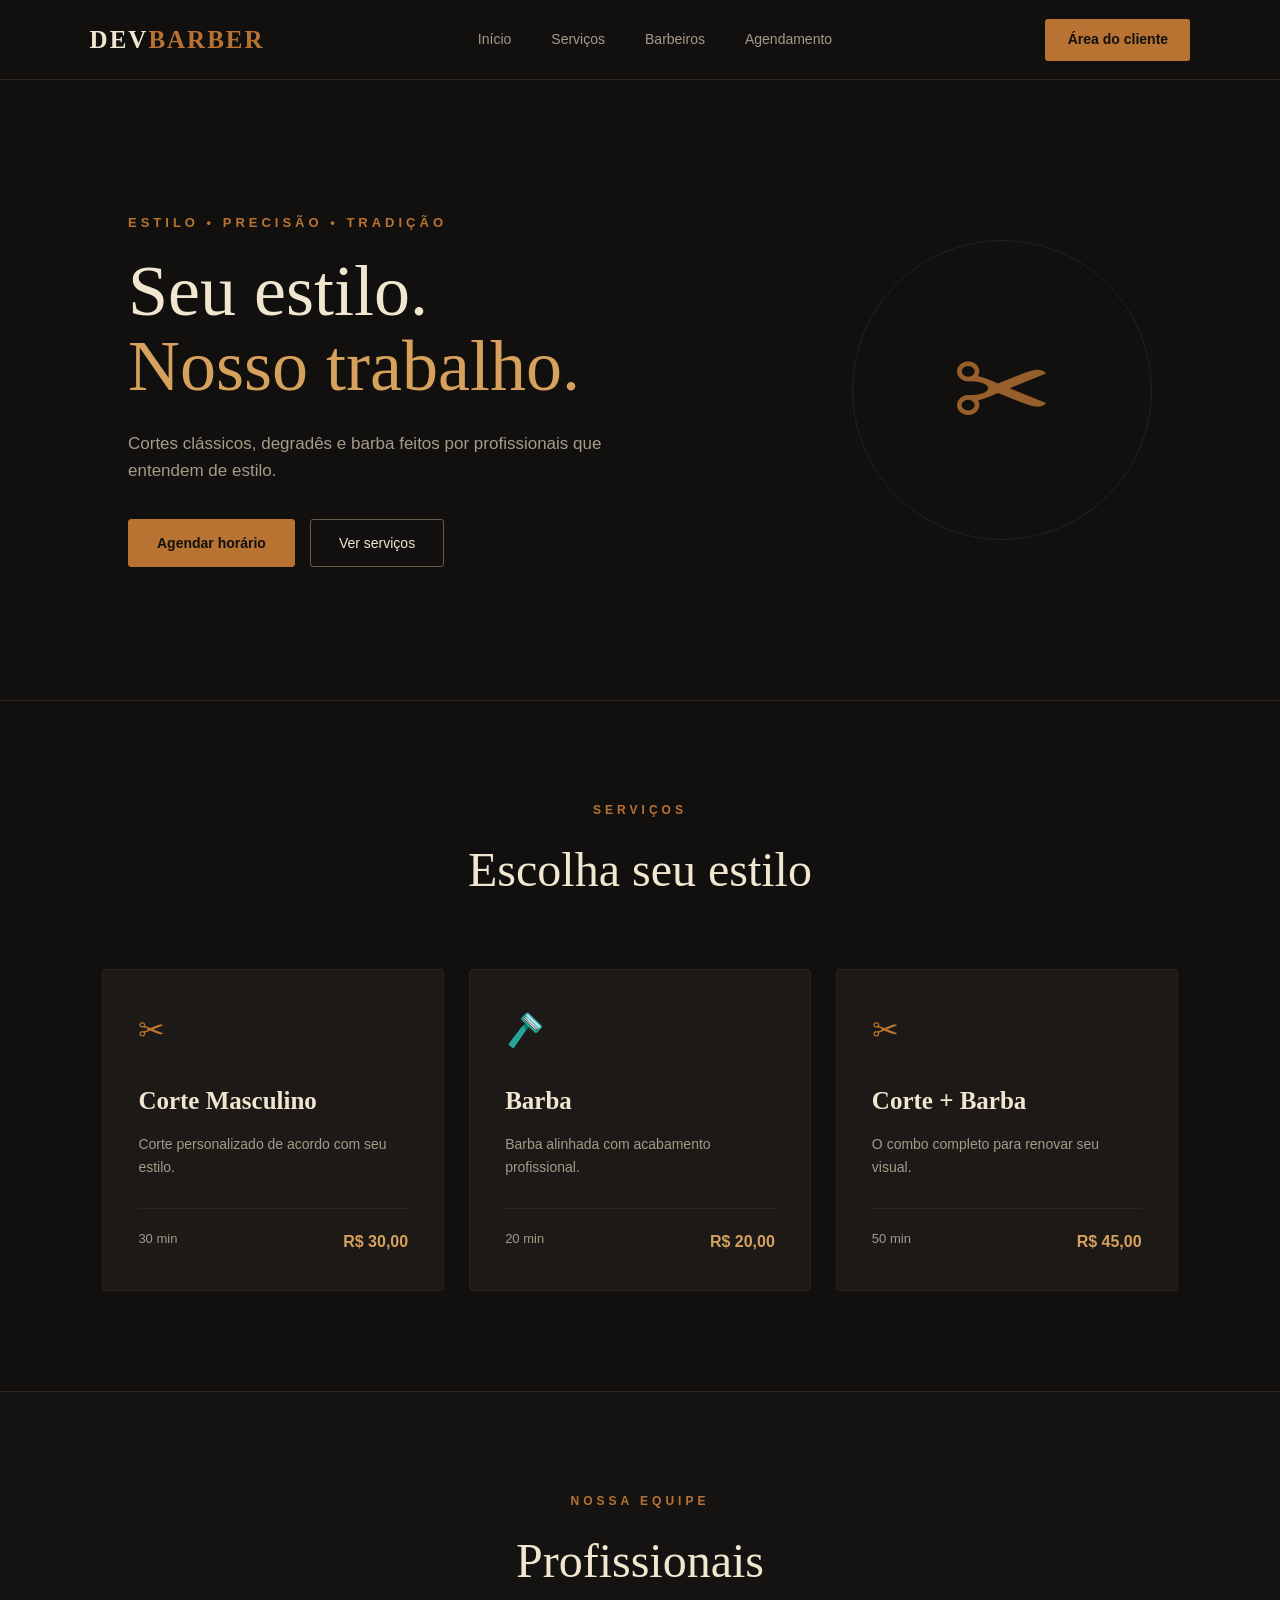
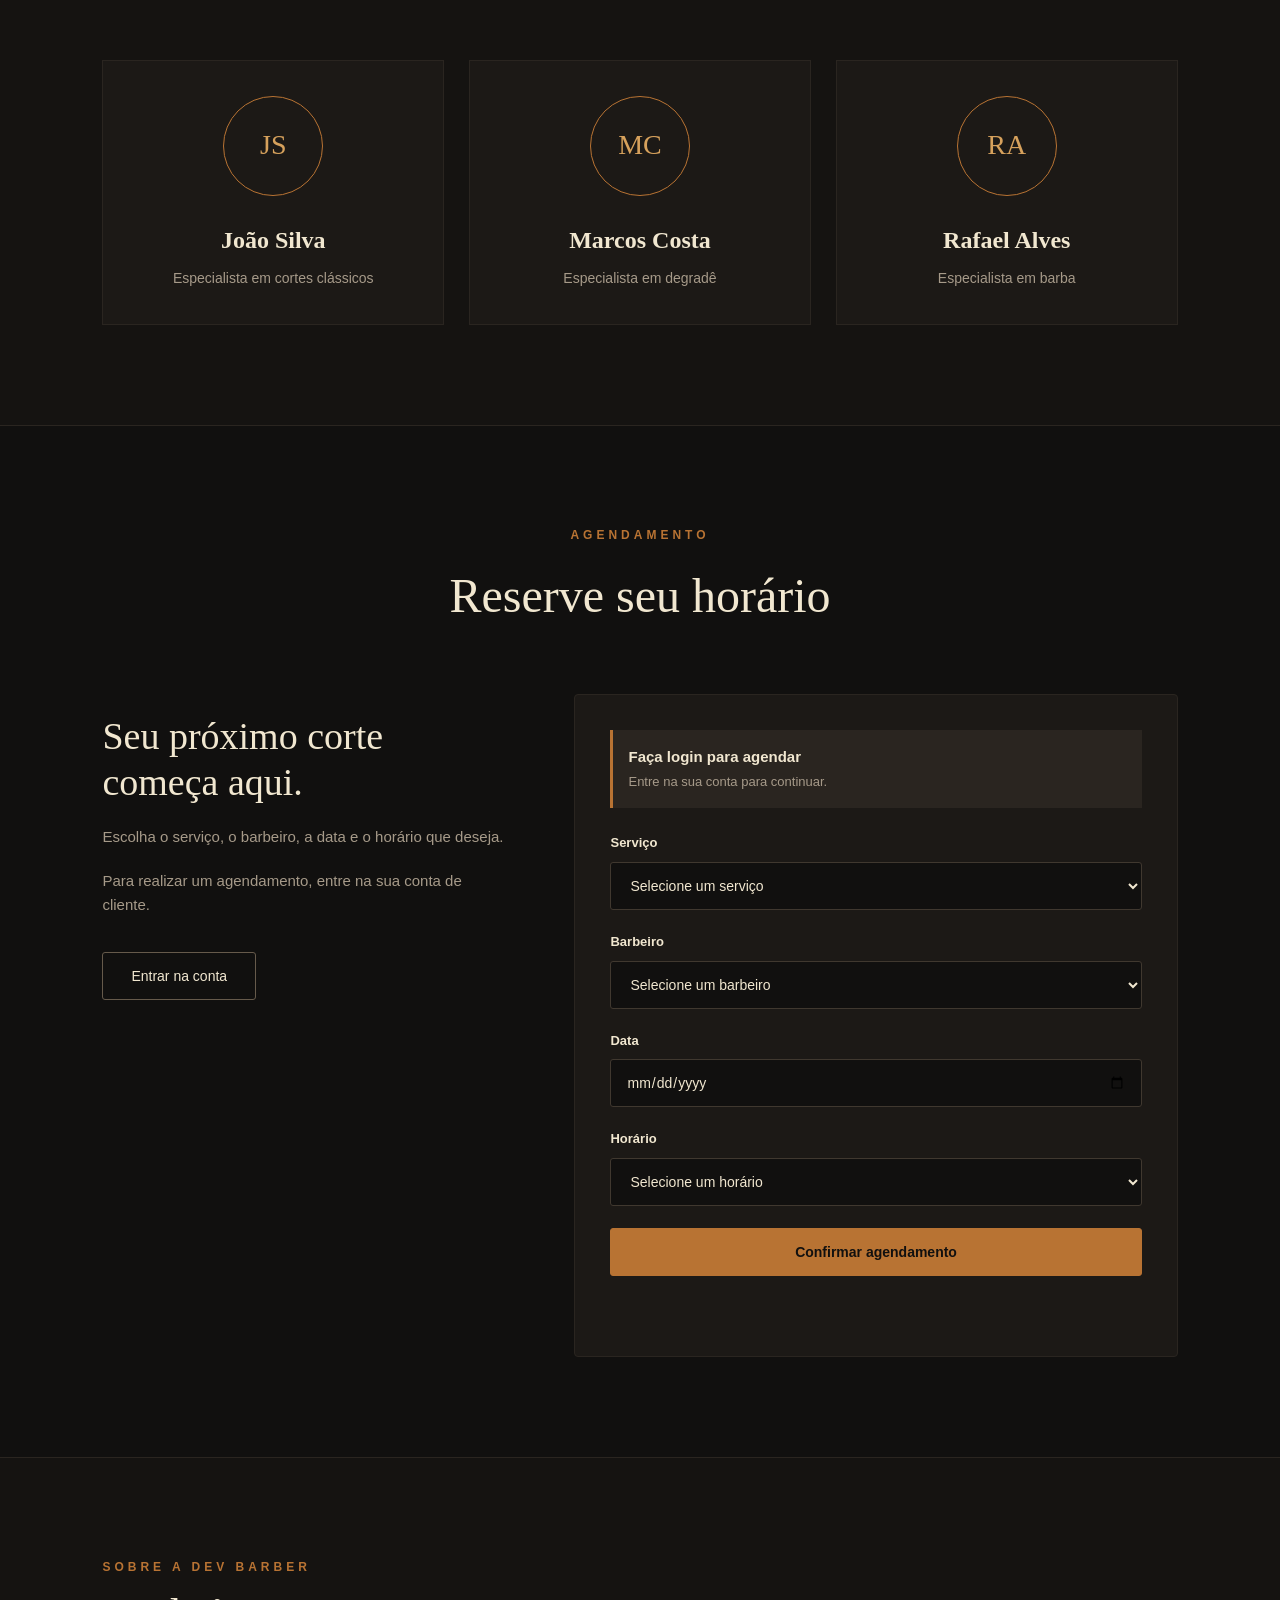
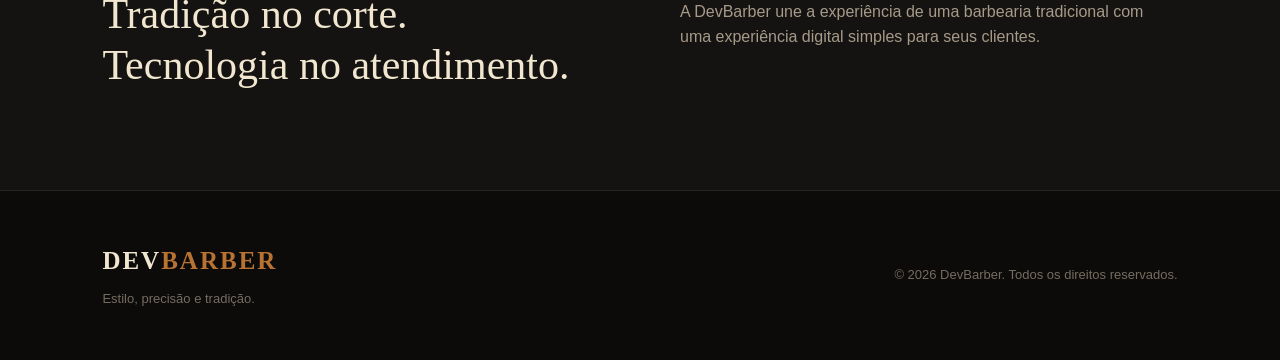
<file: DevBarber/index.html>
<!DOCTYPE html>
<html lang="pt-BR">

<head>
    <meta charset="UTF-8">
    <meta name="viewport" content="width=device-width, initial-scale=1.0">

    <title>DevBarber | Barbearia</title>

    <link rel="stylesheet" href="style.css">
</head>

<body>

    <!-- CABEÇALHO -->
    <header class="cabecalho">

        <a href="index.html" class="logo">
            DEV<span>BARBER</span>
        </a>

        <nav class="menu">

            <a href="#inicio">Início</a>
            <a href="#servicos">Serviços</a>
            <a href="#barbeiros">Barbeiros</a>
            <a href="#agendamento">Agendamento</a>

        </nav>

        <a href="login.html" class="botao-header">
            Área do cliente
        </a>

    </header>


    <!-- INÍCIO -->
    <section id="inicio" class="hero">

        <div class="hero-conteudo">

            <p class="hero-subtitulo">
                ESTILO • PRECISÃO • TRADIÇÃO
            </p>

            <h1>
                Seu estilo.<br>
                <span>Nosso trabalho.</span>
            </h1>

            <p class="hero-texto">
                Cortes clássicos, degradês e barba feitos
                por profissionais que entendem de estilo.
            </p>

            <div class="hero-botoes">

                <a href="#agendamento" class="botao-principal">
                    Agendar horário
                </a>

                <a href="#servicos" class="botao-secundario">
                    Ver serviços
                </a>

            </div>

        </div>

        <div class="hero-simbolo">
            ✂
        </div>

    </section>


    <!-- SERVIÇOS -->
    <section id="servicos" class="secao">

        <div class="titulo-secao">

            <p>SERVIÇOS</p>

            <h2>
                Escolha seu estilo
            </h2>

        </div>


        <div class="cards-servicos">

            <div class="card-servico">

                <div class="icone-servico">
                    ✂
                </div>

                <h3>
                    Corte Masculino
                </h3>

                <p>
                    Corte personalizado de acordo
                    com seu estilo.
                </p>

                <div class="servico-info">
                    <span>30 min</span>
                    <strong>R$ 30,00</strong>
                </div>

            </div>


            <div class="card-servico">

                <div class="icone-servico">
                    🪒
                </div>

                <h3>
                    Barba
                </h3>

                <p>
                    Barba alinhada com acabamento
                    profissional.
                </p>

                <div class="servico-info">
                    <span>20 min</span>
                    <strong>R$ 20,00</strong>
                </div>

            </div>


            <div class="card-servico">

                <div class="icone-servico">
                    ✂
                </div>

                <h3>
                    Corte + Barba
                </h3>

                <p>
                    O combo completo para renovar
                    seu visual.
                </p>

                <div class="servico-info">
                    <span>50 min</span>
                    <strong>R$ 45,00</strong>
                </div>

            </div>

        </div>

    </section>


    <!-- BARBEIROS -->
    <section id="barbeiros" class="secao secao-barbeiros">

        <div class="titulo-secao">

            <p>NOSSA EQUIPE</p>

            <h2>
                Profissionais
            </h2>

        </div>


        <div class="cards-barbeiros">

            <div class="card-barbeiro">

                <div class="foto-barbeiro">
                    JS
                </div>

                <h3>
                    João Silva
                </h3>

                <p>
                    Especialista em cortes clássicos
                </p>

            </div>


            <div class="card-barbeiro">

                <div class="foto-barbeiro">
                    MC
                </div>

                <h3>
                    Marcos Costa
                </h3>

                <p>
                    Especialista em degradê
                </p>

            </div>


            <div class="card-barbeiro">

                <div class="foto-barbeiro">
                    RA
                </div>

                <h3>
                    Rafael Alves
                </h3>

                <p>
                    Especialista em barba
                </p>

            </div>

        </div>

    </section>


    <!-- AGENDAMENTO -->
    <section id="agendamento" class="secao agendamento">

        <div class="titulo-secao">

            <p>AGENDAMENTO</p>

            <h2>
                Reserve seu horário
            </h2>

        </div>


        <div class="agendamento-container">

            <div class="agendamento-info">

                <h3>
                    Seu próximo corte começa aqui.
                </h3>

                <p>
                    Escolha o serviço, o barbeiro,
                    a data e o horário que deseja.
                </p>

                <p>
                    Para realizar um agendamento,
                    entre na sua conta de cliente.
                </p>

                <a href="login.html" class="botao-secundario">
                    Entrar na conta
                </a>

            </div>


            <form id="formAgendamento">

                <!-- CLIENTE LOGADO -->
                <div
                    id="clienteAgendamento"
                    class="cliente-agendamento">
                </div>


                <!-- SERVIÇO -->
                <div class="campo">

                    <label for="servico">
                        Serviço
                    </label>

                    <select id="servico" required>

                        <option value="">
                            Selecione um serviço
                        </option>

                        <option value="Corte Masculino">
                            Corte Masculino - R$ 30,00
                        </option>

                        <option value="Barba">
                            Barba - R$ 20,00
                        </option>

                        <option value="Corte + Barba">
                            Corte + Barba - R$ 45,00
                        </option>

                    </select>

                </div>


                <!-- BARBEIRO -->
                <div class="campo">

                    <label for="barbeiro">
                        Barbeiro
                    </label>

                    <select id="barbeiro" required>

                        <option value="">
                            Selecione um barbeiro
                        </option>

                        <option value="João Silva">
                            João Silva
                        </option>

                        <option value="Marcos Costa">
                            Marcos Costa
                        </option>

                        <option value="Rafael Alves">
                            Rafael Alves
                        </option>

                    </select>

                </div>


                <!-- DATA -->
                <div class="campo">

                    <label for="data">
                        Data
                    </label>

                    <input
                        type="date"
                        id="data"
                        required
                    >

                </div>


                <!-- HORÁRIO -->
                <div class="campo">

                    <label for="horario">
                        Horário
                    </label>

                    <select id="horario" required>

                        <option value="">
                            Selecione um horário
                        </option>

                        <option value="08:00">
                            08:00
                        </option>

                        <option value="09:00">
                            09:00
                        </option>

                        <option value="10:00">
                            10:00
                        </option>

                        <option value="11:00">
                            11:00
                        </option>

                        <option value="13:00">
                            13:00
                        </option>

                        <option value="14:00">
                            14:00
                        </option>

                        <option value="15:00">
                            15:00
                        </option>

                        <option value="16:00">
                            16:00
                        </option>

                        <option value="17:00">
                            17:00
                        </option>

                        <option value="18:00">
                            18:00
                        </option>

                    </select>

                </div>


                <button
                    type="submit"
                    class="botao-principal">
                    Confirmar agendamento
                </button>


                <div id="mensagemAgendamento"></div>

            </form>

        </div>

    </section>


    <!-- SOBRE -->
    <section class="secao sobre">

        <div class="sobre-conteudo">

            <div>

                <p class="titulo-pequeno">
                    SOBRE A DEV BARBER
                </p>

                <h2>
                    Tradição no corte.<br>
                    Tecnologia no atendimento.
                </h2>

            </div>

            <p>
                A DevBarber une a experiência de uma
                barbearia tradicional com uma experiência
                digital simples para seus clientes.
            </p>

        </div>

    </section>


    <!-- RODAPÉ -->
    <footer class="rodape">

        <div>

            <a href="index.html" class="logo">
                DEV<span>BARBER</span>
            </a>

            <p>
                Estilo, precisão e tradição.
            </p>

        </div>

        <p>
            © 2026 DevBarber. Todos os direitos reservados.
        </p>

    </footer>


    <script src="script.js"></script>

</body>

</html>
</file>
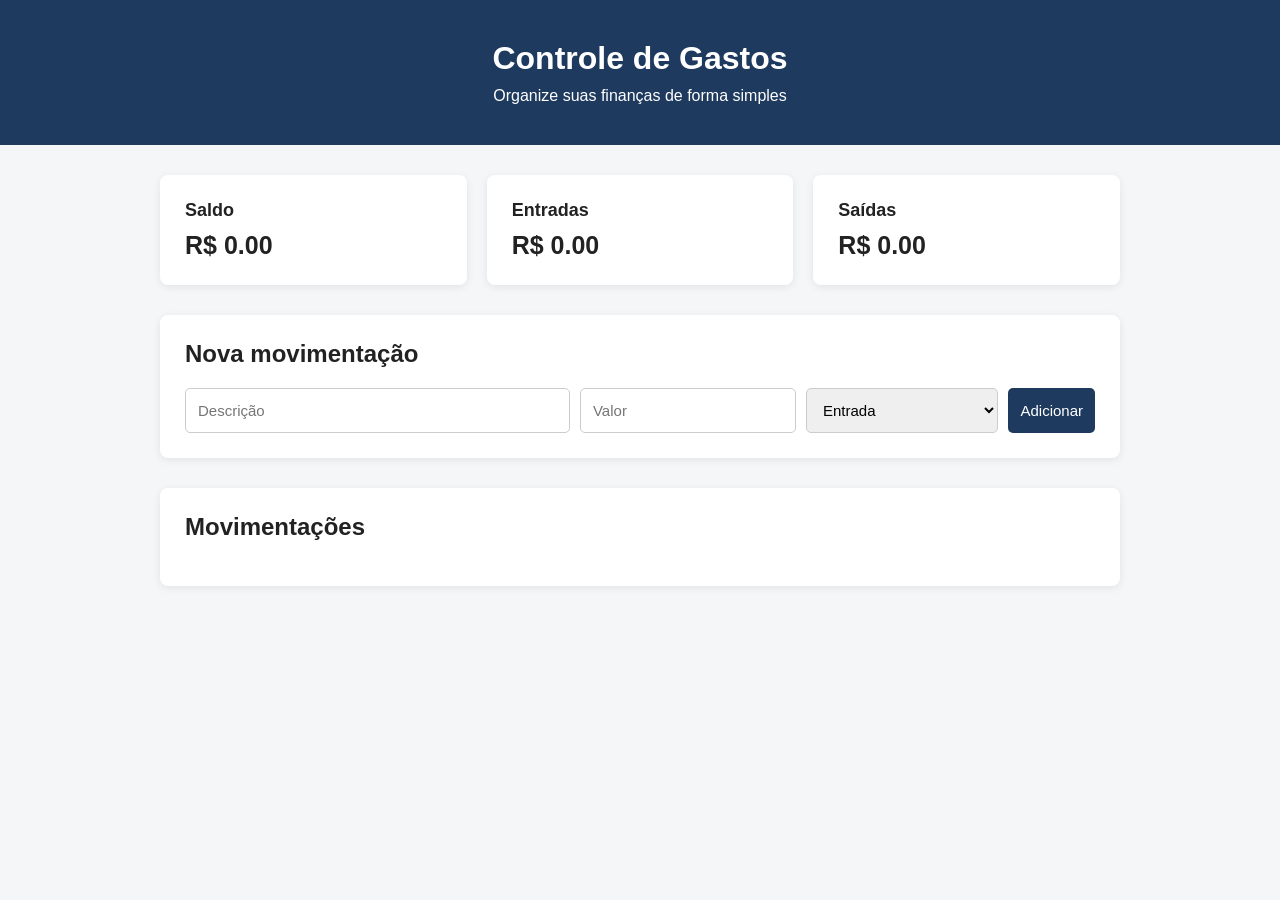
<file: DevGastos/index.html>
<!DOCTYPE html>
<html lang="pt-br">

<head>
    <meta charset="UTF-8">
    <meta name="viewport" content="width=device-width, initial-scale=1.0">
    <link rel="stylesheet" href="style.css">
    <title>DevGastos</title>
</head>

<body>
    <header>
        <h1>Controle de Gastos</h1>
        <p>Organize suas finanças de forma simples</p>
    </header>
    <main>
        <section class="resumo">
            <div class="card">
                <h2>Saldo</h2>
                <p id="saldo">R$ 0,00</p>
            </div>
            <div class="card">
                <h2>Entradas</h2>
                <p id="entradas">R$ 0,00</p>
            </div>

            <div class="card">
                <h2>Saídas</h2>
                <p id="saidas">R$ 0,00</p>
            </div>
        </section>

        <section class="cadastro">
            <h2>Nova movimentação</h2>
            <form id="formulario">
                <input type="text" id="descricao" placeholder="Descrição" required>
                <input type="number" id="valor" placeholder="Valor" step="0.01" required>
                <select id="tipo">
                    <option value="entrada">Entrada</option>
                    <option value="saida">Saída</option>
                </select>

                <button type="submit">
                    Adicionar
                </button>
            </form>
        </section>
        <section class="movimentacoes">
            <h2>Movimentações</h2>
            <div id="lista">
            </div>
        </section>
    </main>
    <script src="script.js"></script>
</body>
</html>
</file>
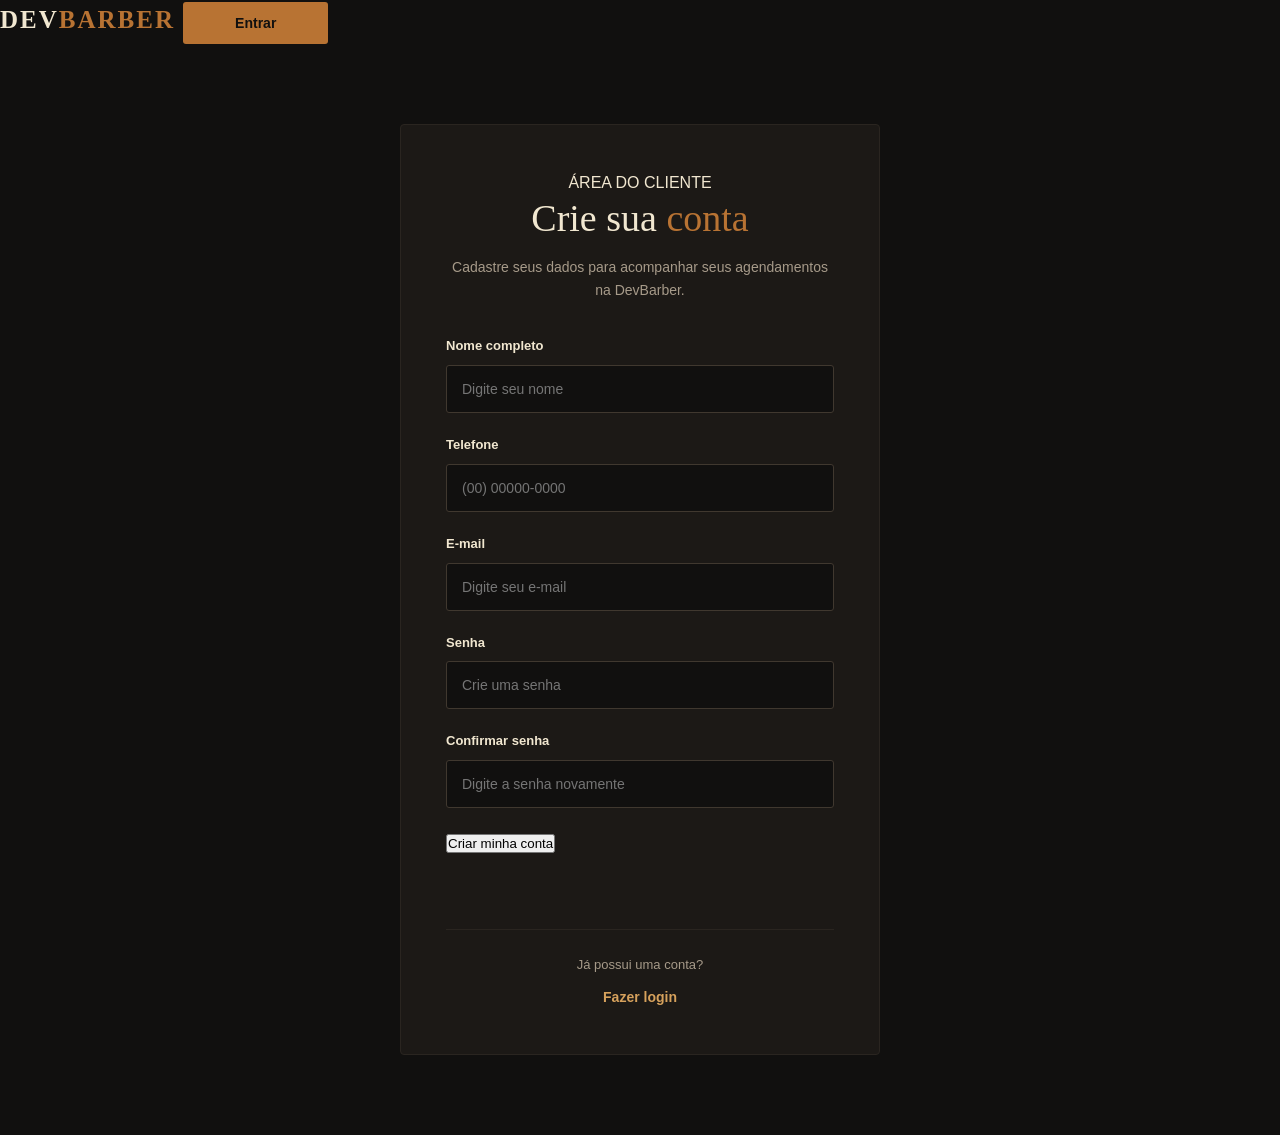
<file: DevBarber/cadastro.html>
<!DOCTYPE html>
<html lang="pt-br">
<head>
    <meta charset="UTF-8">
    <meta name="viewport" content="width=device-width, initial-scale=1.0">
    <title>DevBarber | Criar conta</title>
    <link rel="stylesheet" href="style.css">
</head>
<body>

    <header>
        <nav>
            <a href="index.html" class="logo">
                DEV<span>BARBER</span>
            </a>

            <a href="login.html" class="botao-header">
                Entrar
            </a>
        </nav>
    </header>

    <main class="login">

        <div class="login-container">

            <div class="login-titulo">

                <p class="subtitulo">
                    ÁREA DO CLIENTE
                </p>

                <h1>
                    Crie sua
                    <span>conta</span>
                </h1>

                <p>
                    Cadastre seus dados para acompanhar seus
                    agendamentos na DevBarber.
                </p>

            </div>

            <form id="formCadastro">

                <div class="campo">

                    <label for="nome">
                        Nome completo
                    </label>

                    <input
                        type="text"
                        id="nome"
                        placeholder="Digite seu nome"
                        required
                    >

                </div>

                <div class="campo">

                    <label for="telefone">
                        Telefone
                    </label>

                    <input
                        type="tel"
                        id="telefone"
                        placeholder="(00) 00000-0000"
                        required
                    >

                </div>

                <div class="campo">

                    <label for="email">
                        E-mail
                    </label>

                    <input
                        type="email"
                        id="email"
                        placeholder="Digite seu e-mail"
                        required
                    >

                </div>

                <div class="campo">

                    <label for="senha">
                        Senha
                    </label>

                    <input
                        type="password"
                        id="senha"
                        placeholder="Crie uma senha"
                        required
                    >

                </div>

                <div class="campo">

                    <label for="confirmarSenha">
                        Confirmar senha
                    </label>

                    <input
                        type="password"
                        id="confirmarSenha"
                        placeholder="Digite a senha novamente"
                        required
                    >

                </div>

                <button
                    type="submit"
                    class="botao-agendar"
                >
                    Criar minha conta
                </button>

                <div id="mensagemCadastro"></div>

            </form>

            <div class="login-cadastro">

                <p>
                    Já possui uma conta?
                </p>

                <a href="login.html">
                    Fazer login
                </a>

            </div>

        </div>

    </main>

    <script src="cadastro.js"></script>

</body>
</html>
</file>
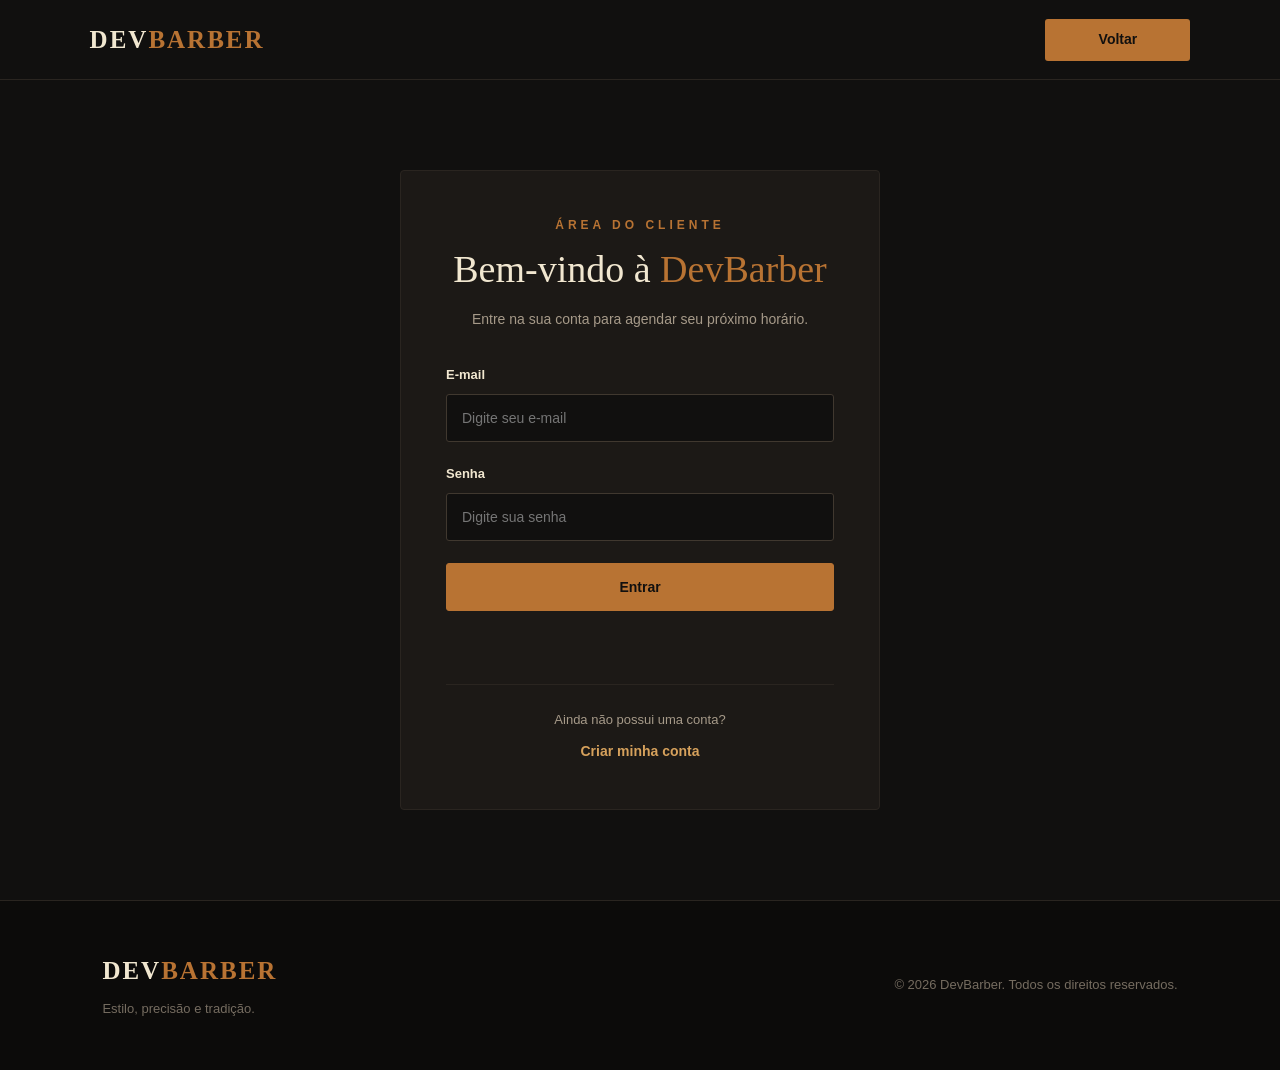
<file: DevBarber/cliente.html>
<!DOCTYPE html>
<html lang="pt-BR">

<head>
    <meta charset="UTF-8">
    <meta name="viewport" content="width=device-width, initial-scale=1.0">

    <title>DevBarber | Área do Cliente</title>

    <link rel="stylesheet" href="style.css">
</head>

<body>

    <!-- CABEÇALHO -->
    <header class="cabecalho">

        <a href="index.html" class="logo">
            DEV<span>BARBER</span>
        </a>

        <nav class="menu">

            <a href="index.html#inicio">
                Início
            </a>

            <a href="index.html#servicos">
                Serviços
            </a>

            <a href="index.html#barbeiros">
                Barbeiros
            </a>

            <a href="index.html#agendamento">
                Agendar
            </a>

        </nav>

        <button
            id="btnSair"
            class="botao-header">
            Sair
        </button>

    </header>


    <!-- ÁREA DO CLIENTE -->
    <main class="area-cliente">

        <div class="cliente-topo">

            <div>

                <p class="titulo-pequeno">
                    ÁREA DO CLIENTE
                </p>

                <h1>
                    Olá,
                    <span id="nomeCliente"></span>
                </h1>

                <p>
                    Confira seus horários agendados.
                </p>

            </div>


            <a
                href="index.html#agendamento"
                class="botao-principal">
                Novo agendamento
            </a>

        </div>


        <!-- MEUS AGENDAMENTOS -->
        <section class="meus-agendamentos">

            <div class="titulo-secao">

                <p>
                    MINHA AGENDA
                </p>

                <h2>
                    Meus agendamentos
                </h2>

            </div>


            <div id="listaAgendamentos">

                <!--
                    Os agendamentos serão
                    inseridos pelo JavaScript.
                -->

            </div>

        </section>

    </main>


    <!-- RODAPÉ -->
    <footer class="rodape">

        <div>

            <a href="index.html" class="logo">
                DEV<span>BARBER</span>
            </a>

            <p>
                Estilo, precisão e tradição.
            </p>

        </div>

        <p>
            © 2026 DevBarber. Todos os direitos reservados.
        </p>

    </footer>


    <script src="cliente.js"></script>

</body>

</html>
</file>
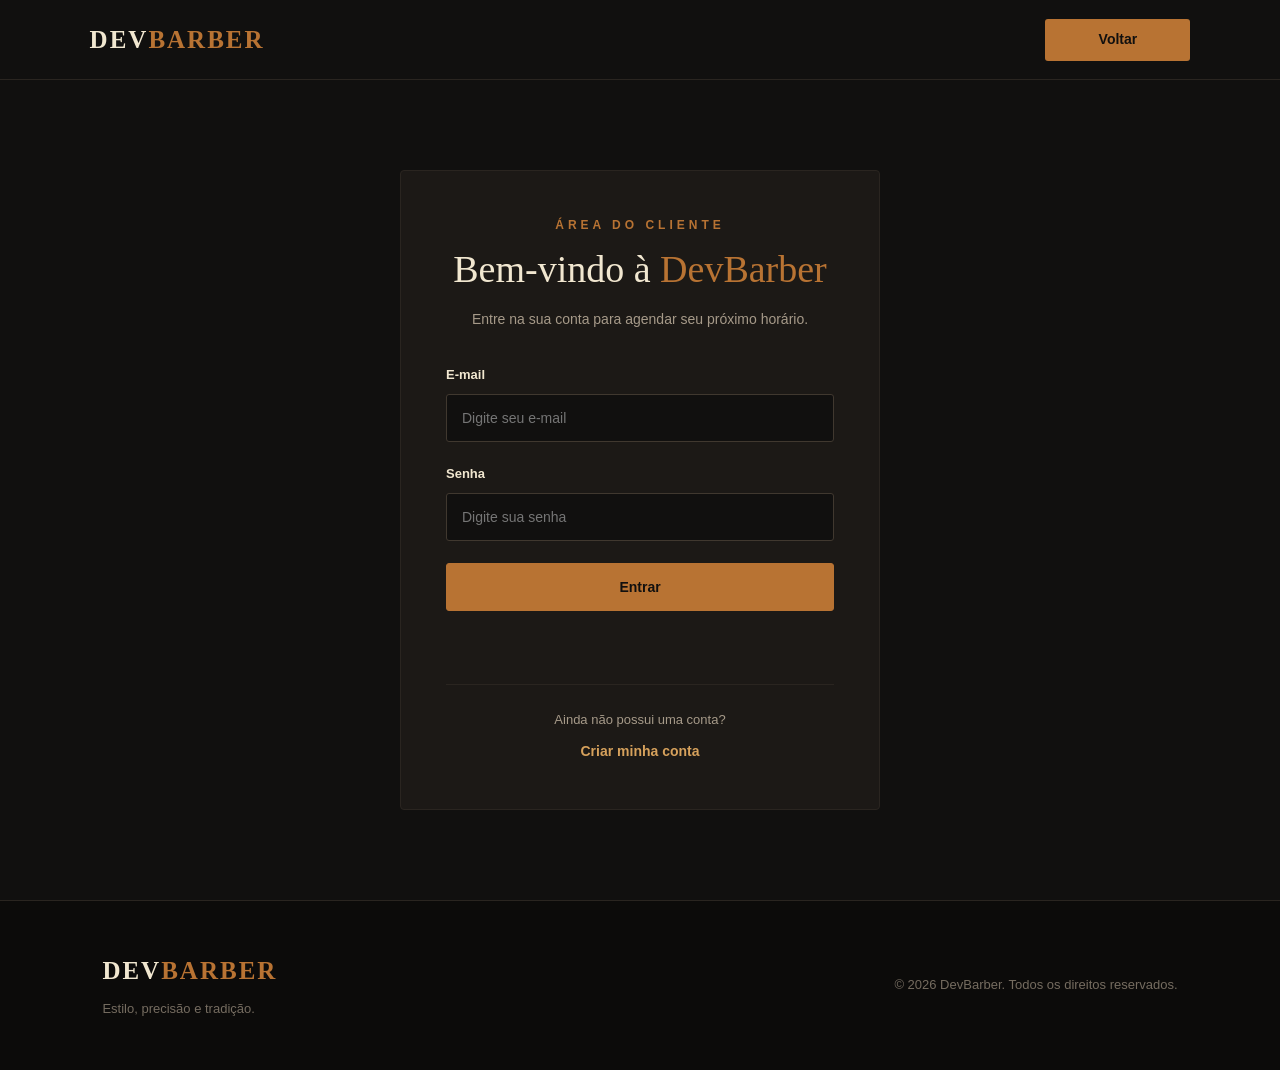
<file: DevBarber/login.html>
<!DOCTYPE html>
<html lang="pt-BR">

<head>
    <meta charset="UTF-8">
    <meta name="viewport" content="width=device-width, initial-scale=1.0">

    <title>DevBarber | Login</title>

    <link rel="stylesheet" href="style.css">
</head>

<body>

    <!-- CABEÇALHO -->
    <header class="cabecalho">

        <a href="index.html" class="logo">
            DEV<span>BARBER</span>
        </a>

        <a
            href="index.html"
            class="botao-header">
            Voltar
        </a>

    </header>


    <!-- LOGIN -->
    <main class="login">

        <div class="login-container">

            <div class="login-titulo">

                <p class="titulo-pequeno">
                    ÁREA DO CLIENTE
                </p>

                <h1>
                    Bem-vindo à
                    <span>DevBarber</span>
                </h1>

                <p>
                    Entre na sua conta para agendar
                    seu próximo horário.
                </p>

            </div>


            <form id="formLogin">

                <!-- E-MAIL -->
                <div class="campo">

                    <label for="email">
                        E-mail
                    </label>

                    <input
                        type="email"
                        id="email"
                        placeholder="Digite seu e-mail"
                        required
                        autocomplete="off"  
                    >

                </div>


                <!-- SENHA -->
                <div class="campo">

                    <label for="senha">
                        Senha
                    </label>

                    <input
                        type="password"
                        id="senha"
                        placeholder="Digite sua senha"
                        required
                    >

                </div>


                <!-- BOTÃO -->
                <button
                    type="submit"
                    class="botao-principal">
                    Entrar
                </button>


                <!-- MENSAGEM -->
                <div id="mensagemLogin"></div>

            </form>


            <!-- CADASTRO -->
            <div class="login-cadastro">

                <p>
                    Ainda não possui uma conta?
                </p>

                <a href="cadastro.html">
                    Criar minha conta
                </a>

            </div>

        </div>

    </main>


    <!-- RODAPÉ -->
    <footer class="rodape">

        <div>

            <a href="index.html" class="logo">
                DEV<span>BARBER</span>
            </a>

            <p>
                Estilo, precisão e tradição.
            </p>

        </div>

        <p>
            © 2026 DevBarber. Todos os direitos reservados.
        </p>

    </footer>


    <script src="login.js"></script>

</body>

</html>
</file>
<file: DevBarber/style.css>
/* ==============================
   CONFIGURAÇÕES GERAIS
============================== */

* {
    margin: 0;
    padding: 0;
    box-sizing: border-box;
}

html {
    scroll-behavior: smooth;
}

body {
    background-color: #11100f;
    color: #f1e7d0;
    font-family: Arial, Helvetica, sans-serif;
    line-height: 1.6;
}

a {
    text-decoration: none;
    color: inherit;
}

button,
input,
select {
    font-family: inherit;
}

button {
    cursor: pointer;
}


/* ==============================
   CABEÇALHO
============================== */

.cabecalho {
    width: 100%;
    height: 80px;

    padding: 0 7%;

    display: flex;
    align-items: center;
    justify-content: space-between;

    background-color: #11100f;

    border-bottom: 1px solid #2a2520;

    position: sticky;
    top: 0;
    z-index: 1000;
}

.logo {
    font-family: Georgia, "Times New Roman", serif;

    font-size: 25px;
    font-weight: bold;

    letter-spacing: 2px;

    color: #f1e7d0;
}

.logo span {
    color: #b87333;
}

.menu {
    display: flex;
    align-items: center;
    gap: 40px;
}

.menu a {
    color: #a69a89;

    font-size: 14px;

    transition: 0.3s;
}

.menu a:hover {
    color: #d6a15c;
}

.botao-header {
    display: inline-flex;
    align-items: center;
    justify-content: center;

    min-width: 145px;
    height: 42px;

    padding: 0 20px;

    background-color: #b87333;
    color: #11100f;

    border: none;
    border-radius: 3px;

    font-size: 14px;
    font-weight: bold;

    transition: 0.3s;
}

.botao-header:hover {
    background-color: #d6a15c;
}


/* ==============================
   HERO
============================== */

.hero {
    min-height: 620px;

    padding: 100px 10%;

    display: flex;
    align-items: center;
    justify-content: space-between;

    position: relative;

    overflow: hidden;

    background-color: #11100f;
}

.hero-conteudo {
    max-width: 650px;

    position: relative;
    z-index: 2;
}

.hero-subtitulo {
    margin-bottom: 20px;

    color: #b87333;

    font-size: 13px;
    font-weight: bold;

    letter-spacing: 4px;
}

.hero h1 {
    margin-bottom: 25px;

    font-family: Georgia, "Times New Roman", serif;

    font-size: 72px;
    line-height: 1.05;

    font-weight: normal;
}

.hero h1 span {
    color: #d6a15c;
}

.hero-texto {
    max-width: 520px;

    margin-bottom: 35px;

    color: #a69a89;

    font-size: 17px;
}

.hero-botoes {
    display: flex;
    gap: 15px;
}

.hero-simbolo {
    width: 300px;
    height: 300px;

    display: flex;
    align-items: center;
    justify-content: center;

    border: 1px solid #2a2520;
    border-radius: 50%;

    color: #b87333;

    font-size: 120px;

    opacity: 0.8;
}


/* ==============================
   BOTÕES
============================== */

.botao-principal {
    display: inline-flex;

    align-items: center;
    justify-content: center;

    min-height: 48px;

    padding: 0 28px;

    background-color: #b87333;
    color: #11100f;

    border: 1px solid #b87333;
    border-radius: 3px;

    font-size: 14px;
    font-weight: bold;

    transition: 0.3s;
}

.botao-principal:hover {
    background-color: #d6a15c;
    border-color: #d6a15c;
}

.botao-secundario {
    display: inline-flex;

    align-items: center;
    justify-content: center;

    min-height: 48px;

    padding: 0 28px;

    background-color: transparent;
    color: #f1e7d0;

    border: 1px solid #665a4b;
    border-radius: 3px;

    font-size: 14px;

    transition: 0.3s;
}

.botao-secundario:hover {
    border-color: #b87333;
    color: #d6a15c;
}


/* ==============================
   SEÇÕES
============================== */

.secao {
    width: 100%;

    padding: 100px 8%;

    border-top: 1px solid #2a2520;
}

.titulo-secao {
    text-align: center;

    margin-bottom: 60px;
}

.titulo-secao p,
.titulo-pequeno {
    margin-bottom: 12px;

    color: #b87333;

    font-size: 12px;
    font-weight: bold;

    letter-spacing: 4px;
}

.titulo-secao h2 {
    color: #f1e7d0;

    font-family: Georgia, "Times New Roman", serif;

    font-size: 48px;
    font-weight: normal;
}


/* ==============================
   SERVIÇOS
============================== */

.cards-servicos {
    max-width: 1200px;

    margin: 0 auto;

    display: grid;

    grid-template-columns: repeat(3, 1fr);

    gap: 25px;
}

.card-servico {
    min-height: 300px;

    padding: 35px;

    display: flex;
    flex-direction: column;

    background-color: #1c1916;

    border: 1px solid #2a2520;
    border-radius: 4px;

    transition: 0.3s;
}

.card-servico:hover {
    border-color: #b87333;

    transform: translateY(-5px);
}

.icone-servico {
    margin-bottom: 25px;

    color: #b87333;

    font-size: 32px;
}

.card-servico h3 {
    margin-bottom: 12px;

    color: #f1e7d0;

    font-family: Georgia, "Times New Roman", serif;

    font-size: 25px;
}

.card-servico p {
    margin-bottom: 30px;

    color: #a69a89;

    font-size: 14px;
}

.servico-info {
    margin-top: auto;

    padding-top: 20px;

    display: flex;
    justify-content: space-between;

    border-top: 1px solid #2a2520;
}

.servico-info span {
    color: #a69a89;

    font-size: 13px;
}

.servico-info strong {
    color: #d6a15c;

    font-size: 16px;
}


/* ==============================
   BARBEIROS
============================== */

.secao-barbeiros {
    background-color: #151311;
}

.cards-barbeiros {
    max-width: 1100px;

    margin: 0 auto;

    display: grid;

    grid-template-columns: repeat(3, 1fr);

    gap: 25px;
}

.card-barbeiro {
    padding: 35px;

    text-align: center;

    background-color: #1c1916;

    border: 1px solid #2a2520;
}

.foto-barbeiro {
    width: 100px;
    height: 100px;

    margin: 0 auto 25px;

    display: flex;
    align-items: center;
    justify-content: center;

    border: 1px solid #b87333;
    border-radius: 50%;

    color: #d6a15c;

    font-family: Georgia, "Times New Roman", serif;

    font-size: 28px;
}

.card-barbeiro h3 {
    margin-bottom: 8px;

    color: #f1e7d0;

    font-family: Georgia, "Times New Roman", serif;

    font-size: 24px;
}

.card-barbeiro p {
    color: #a69a89;

    font-size: 14px;
}


/* ==============================
   AGENDAMENTO
============================== */

.agendamento {
    background-color: #11100f;
}

.agendamento-container {
    max-width: 1100px;

    margin: 0 auto;

    display: grid;

    grid-template-columns: 0.8fr 1.2fr;

    gap: 70px;

    align-items: start;
}

.agendamento-info {
    padding-top: 20px;
}

.agendamento-info h3 {
    margin-bottom: 20px;

    color: #f1e7d0;

    font-family: Georgia, "Times New Roman", serif;

    font-size: 38px;

    font-weight: normal;

    line-height: 1.2;
}

.agendamento-info p {
    margin-bottom: 20px;

    color: #a69a89;

    font-size: 15px;
}

.agendamento-info .botao-secundario {
    margin-top: 15px;
}

#formAgendamento {
    padding: 35px;

    background-color: #1c1916;

    border: 1px solid #2a2520;
    border-radius: 4px;
}

.campo {
    margin-bottom: 22px;
}

.campo label {
    display: block;

    margin-bottom: 8px;

    color: #f1e7d0;

    font-size: 13px;
    font-weight: bold;
}

.campo input,
.campo select {
    width: 100%;
    height: 48px;

    padding: 0 15px;

    background-color: #11100f;
    color: #f1e7d0;

    border: 1px solid #40382f;
    border-radius: 3px;

    outline: none;

    font-size: 14px;
}

.campo input:focus,
.campo select:focus {
    border-color: #b87333;
}

.campo select option {
    background-color: #1c1916;
    color: #f1e7d0;
}

#formAgendamento .botao-principal {
    width: 100%;
}

#mensagemAgendamento {
    min-height: 25px;

    margin-top: 20px;

    text-align: center;

    font-size: 14px;
}


/* ==============================
   CLIENTE NO AGENDAMENTO
============================== */

.cliente-agendamento {
    margin-bottom: 25px;

    padding: 15px;

    display: flex;
    flex-direction: column;

    gap: 3px;

    background-color: #2a2520;

    border-left: 3px solid #b87333;
}

.cliente-agendamento strong {
    color: #f1e7d0;

    font-size: 15px;
}

.cliente-agendamento span {
    color: #a69a89;

    font-size: 13px;
}


/* ==============================
   SOBRE
============================== */

.sobre {
    background-color: #151311;
}

.sobre-conteudo {
    max-width: 1100px;

    margin: 0 auto;

    display: grid;

    grid-template-columns: 1fr 1fr;

    gap: 80px;

    align-items: center;
}

.sobre-conteudo h2 {
    color: #f1e7d0;

    font-family: Georgia, "Times New Roman", serif;

    font-size: 42px;

    font-weight: normal;

    line-height: 1.2;
}

.sobre-conteudo > p {
    color: #a69a89;

    font-size: 16px;
}


/* ==============================
   LOGIN E CADASTRO
============================== */

.login {
    min-height: calc(100vh - 80px);

    padding: 80px 20px;

    display: flex;
    align-items: center;
    justify-content: center;

    background-color: #11100f;
}

.login-container {
    width: 100%;
    max-width: 480px;

    padding: 45px;

    background-color: #1c1916;

    border: 1px solid #2a2520;
    border-radius: 4px;
}

.login-titulo {
    margin-bottom: 35px;

    text-align: center;
}

.login-titulo h1 {
    margin-bottom: 15px;

    color: #f1e7d0;

    font-family: Georgia, "Times New Roman", serif;

    font-size: 38px;
    font-weight: normal;

    line-height: 1.2;
}

.login-titulo h1 span {
    color: #b87333;
}

.login-titulo > p:last-child {
    color: #a69a89;

    font-size: 14px;
}

#formLogin,
#formCadastro {
    width: 100%;
}

#formLogin .botao-principal,
#formCadastro .botao-principal {
    width: 100%;
}

.login-cadastro {
    margin-top: 30px;

    padding-top: 25px;

    text-align: center;

    border-top: 1px solid #2a2520;
}

.login-cadastro p {
    margin-bottom: 8px;

    color: #a69a89;

    font-size: 13px;
}

.login-cadastro a {
    color: #d6a15c;

    font-size: 14px;
    font-weight: bold;
}

.login-cadastro a:hover {
    color: #b87333;
}

#mensagemLogin,
#mensagemCadastro {
    min-height: 25px;

    margin-top: 18px;

    text-align: center;

    font-size: 14px;
}


/* ==============================
   ÁREA DO CLIENTE
============================== */

.area-cliente {
    min-height: calc(100vh - 80px);

    padding: 80px 8%;

    background-color: #11100f;
}

.cliente-topo {
    max-width: 1200px;

    margin: 0 auto 70px;

    padding-bottom: 35px;

    display: flex;
    align-items: center;
    justify-content: space-between;

    border-bottom: 1px solid #2a2520;
}

.cliente-topo h1 {
    margin-bottom: 8px;

    color: #f1e7d0;

    font-family: Georgia, "Times New Roman", serif;

    font-size: 46px;
    font-weight: normal;
}

.cliente-topo h1 span {
    color: #b87333;
}

.cliente-topo p:last-child {
    color: #a69a89;

    font-size: 14px;
}

.meus-agendamentos {
    max-width: 1200px;

    margin: 0 auto;
}

.meus-agendamentos .titulo-secao {
    text-align: left;

    margin-bottom: 35px;
}

.meus-agendamentos .titulo-secao h2 {
    font-size: 38px;
}


/* ==============================
   LISTA DE AGENDAMENTOS
============================== */

#listaAgendamentos {
    display: flex;
    flex-direction: column;

    gap: 18px;
}

.agendamento-card {
    padding: 25px;

    display: grid;

    grid-template-columns: 150px 1fr auto;

    gap: 30px;

    align-items: center;

    background-color: #1c1916;

    border: 1px solid #2a2520;
    border-radius: 4px;

    transition: 0.3s;
}

.agendamento-card:hover {
    border-color: #665a4b;
}

.agendamento-data {
    padding-right: 25px;

    display: flex;
    flex-direction: column;

    border-right: 1px solid #2a2520;
}

.agendamento-data span {
    color: #d6a15c;

    font-size: 16px;
    font-weight: bold;
}

.agendamento-data strong {
    margin-top: 5px;

    color: #f1e7d0;

    font-size: 25px;
}

.agendamento-detalhes h3 {
    margin-bottom: 8px;

    color: #f1e7d0;

    font-family: Georgia, "Times New Roman", serif;

    font-size: 22px;
}

.agendamento-detalhes p {
    color: #a69a89;

    font-size: 14px;
}

.status-agendamento {
    display: inline-block;

    margin-top: 12px;

    padding: 5px 12px;

    background-color: #2a2520;

    color: #d6a15c;

    border-radius: 3px;

    font-size: 12px;
    font-weight: bold;
}

.botao-cancelar {
    min-width: 100px;

    padding: 10px 18px;

    background-color: transparent;

    color: #c96b5c;

    border: 1px solid #69443e;
    border-radius: 3px;

    font-size: 13px;

    transition: 0.3s;
}

.botao-cancelar:hover {
    background-color: #69443e;
    color: #f1e7d0;
}

.sem-agendamentos {
    padding: 60px 30px;

    text-align: center;

    background-color: #1c1916;

    border: 1px solid #2a2520;
}

.sem-agendamentos h3 {
    margin-bottom: 10px;

    color: #f1e7d0;

    font-family: Georgia, "Times New Roman", serif;

    font-size: 25px;
}

.sem-agendamentos p {
    margin-bottom: 25px;

    color: #a69a89;

    font-size: 14px;
}


/* ==============================
   RODAPÉ
============================== */

.rodape {
    padding: 50px 8%;

    display: flex;
    align-items: center;
    justify-content: space-between;

    background-color: #0c0b0a;

    border-top: 1px solid #2a2520;
}

.rodape .logo {
    display: inline-block;

    margin-bottom: 8px;
}

.rodape p {
    color: #756c60;

    font-size: 13px;
}


/* ==============================
   RESPONSIVIDADE
============================== */

@media (max-width: 900px) {

    .cabecalho {
        padding: 0 5%;
    }

    .menu {
        gap: 20px;
    }

    .hero {
        padding: 80px 7%;
    }

    .hero h1 {
        font-size: 55px;
    }

    .hero-simbolo {
        width: 220px;
        height: 220px;

        font-size: 80px;
    }

    .cards-servicos,
    .cards-barbeiros {
        grid-template-columns: 1fr;
    }

    .agendamento-container {
        grid-template-columns: 1fr;

        gap: 40px;
    }

    .sobre-conteudo {
        grid-template-columns: 1fr;

        gap: 30px;
    }

    .agendamento-card {
        grid-template-columns: 120px 1fr;
    }

    .botao-cancelar {
        grid-column: 2;

        justify-self: start;
    }

}


@media (max-width: 700px) {

    .cabecalho {
        height: auto;

        padding: 20px;

        flex-wrap: wrap;

        gap: 20px;
    }

    .menu {
        width: 100%;

        order: 3;

        justify-content: center;

        gap: 18px;
    }

    .menu a {
        font-size: 12px;
    }

    .botao-header {
        min-width: auto;

        padding: 0 15px;
    }

    .hero {
        min-height: 600px;

        padding: 70px 25px;

        text-align: center;
    }

    .hero-conteudo {
        max-width: 100%;
    }

    .hero h1 {
        font-size: 45px;
    }

    .hero-texto {
        font-size: 15px;
    }

    .hero-botoes {
        justify-content: center;

        flex-direction: column;
    }

    .hero-simbolo {
        display: none;
    }

    .secao {
        padding: 70px 20px;
    }

    .titulo-secao h2 {
        font-size: 38px;
    }

    #formAgendamento {
        padding: 25px 20px;
    }

    .login-container {
        padding: 30px 20px;
    }

    .cliente-topo {
        flex-direction: column;

        align-items: flex-start;

        gap: 25px;
    }

    .cliente-topo h1 {
        font-size: 38px;
    }

    .agendamento-card {
        grid-template-columns: 1fr;

        gap: 20px;
    }

    .agendamento-data {
        padding-right: 0;
        padding-bottom: 15px;

        border-right: none;
        border-bottom: 1px solid #2a2520;
    }

    .botao-cancelar {
        grid-column: auto;

        width: 100%;
    }

    .rodape {
        flex-direction: column;

        align-items: flex-start;

        gap: 25px;
    }

}
</file>
<file: DevGastos/style.css>
* {
    margin: 0;
    padding: 0;
    box-sizing: border-box;
}

body {
    font-family: Arial, sans-serif;
    background-color: #f4f6f8;
    color: #222;
}

header {
    background-color: #1e3a5f;
    color: white;
    text-align: center;
    padding: 40px 20px;
}

header h1 {
    margin-bottom: 10px;
}

main {
    max-width: 1000px;
    margin: 30px auto;
    padding: 0 20px;
}

.resumo {
    display: grid;
    grid-template-columns: repeat(3, 1fr);
    gap: 20px;
    margin-bottom: 30px;
}

.card {
    background-color: white;
    padding: 25px;
    border-radius: 8px;
    box-shadow: 0 2px 8px rgba(0, 0, 0, 0.08);
}

.card h2 {
    font-size: 18px;
    margin-bottom: 10px;
}

.card p {
    font-size: 25px;
    font-weight: bold;
}

.cadastro,
.movimentacoes {
    background-color: white;
    padding: 25px;
    border-radius: 8px;
    margin-bottom: 30px;
    box-shadow: 0 2px 8px rgba(0, 0, 0, 0.08);
}

.cadastro h2,
.movimentacoes h2 {
    margin-bottom: 20px;
}

form {
    display: grid;
    grid-template-columns: 2fr 1fr 1fr auto;
    gap: 10px;
}

input,
select,
button {
    padding: 12px;
    border: 1px solid #ccc;
    border-radius: 5px;
    font-size: 15px;
}

button {
    background-color: #1e3a5f;
    color: white;
    border: none;
    cursor: pointer;
}

button:hover {
    background-color: #162d4a;
}

.movimentacao {
    display: flex;
    justify-content: space-between;
    align-items: center;
    padding: 15px;
    border-bottom: 1px solid #ddd;
}

.movimentacao-info h3 {
    margin-bottom: 5px;
}

.entrada {
    color: #16803c;
}

.saida {
    color: #d62828;
}

.botao-excluir {
    background-color: #d62828;
    padding: 8px 12px;
}

.botao-excluir:hover {
    background-color: #a91f1f;
}

@media (max-width: 700px) {

    .resumo {
        grid-template-columns: 1fr;
    }

    form {
        grid-template-columns: 1fr;
    }

    .movimentacao {
        gap: 15px;
    }

}
</file>
